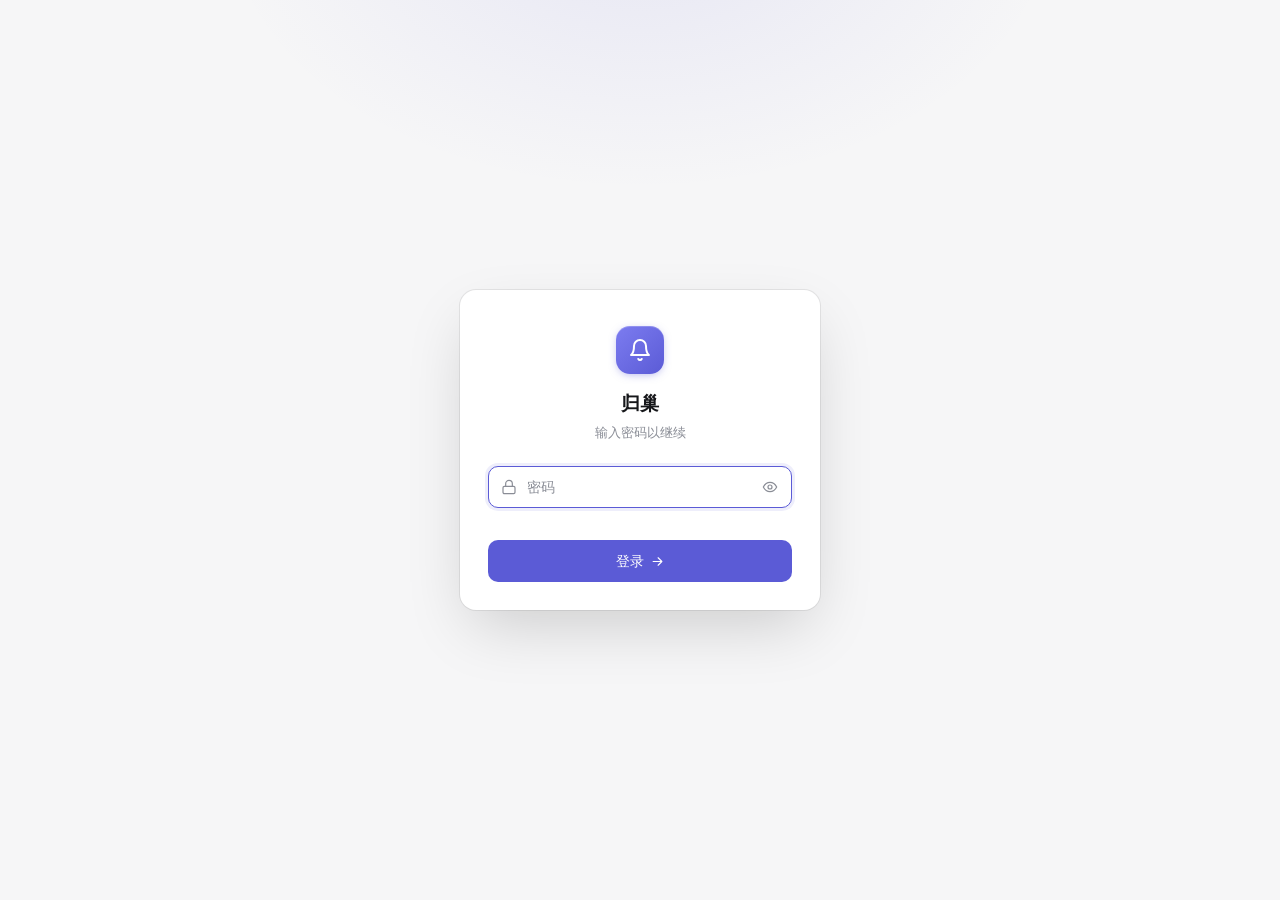
<file: static/login.html>
<!DOCTYPE html>
<html lang="zh-CN">
<head>
<meta charset="utf-8">
<meta name="viewport" content="width=device-width,initial-scale=1,viewport-fit=cover">
<meta name="color-scheme" content="light dark">
<meta name="robots" content="noindex">
<title>登录 · 归巢</title>
<link rel="icon" href="icon.svg" type="image/svg+xml">
<link rel="manifest" href="manifest.webmanifest">
<link rel="stylesheet" href="app.css">
<script>
  const t = localStorage.getItem('nc.theme');
  if (t) document.documentElement.dataset.theme = t;
</script>
</head>
<body class="login-page">
<main class="login">
  <form class="login-card" id="form" autocomplete="on">
    <div class="logo lg">
      <svg viewBox="0 0 24 24"><path d="M6 8a6 6 0 0 1 12 0c0 7 3 9 3 9H3s3-2 3-9"/><path d="M10.3 21a1.94 1.94 0 0 0 3.4 0"/></svg>
    </div>
    <h1>归巢</h1>
    <p class="login-sub">输入密码以继续</p>

    <!-- 隐藏的用户名字段：让密码管理器能正确识别并保存这条凭据 -->
    <input type="text" name="username" value="homing" autocomplete="username" hidden>

    <label class="pw" id="pw">
      <svg viewBox="0 0 24 24"><rect x="3" y="11" width="18" height="11" rx="2"/><path d="M7 11V7a5 5 0 0 1 10 0v4"/></svg>
      <input id="password" name="password" type="password" placeholder="密码"
             autocomplete="current-password" autofocus required>
      <button type="button" class="eye" id="eye" title="显示密码" tabindex="-1">
        <svg viewBox="0 0 24 24"><path d="M2 12s3.5-7 10-7 10 7 10 7-3.5 7-10 7S2 12 2 12Z"/><circle cx="12" cy="12" r="3"/></svg>
      </button>
    </label>
    <p class="login-err" id="err" role="alert"></p>

    <button class="primary login-btn" id="submit">
      <span>登录</span>
      <svg viewBox="0 0 24 24"><path d="M5 12h14M13 6l6 6-6 6"/></svg>
    </button>
  </form>
</main>

<script>
const form = document.getElementById('form');
const pw = document.getElementById('password');
const err = document.getElementById('err');
const btn = document.getElementById('submit');

document.getElementById('eye').onclick = () => {
  pw.type = pw.type === 'password' ? 'text' : 'password';
  pw.focus();
};

form.onsubmit = async e => {
  e.preventDefault();
  btn.disabled = true;
  err.textContent = '';
  try {
    const r = await fetch('/api/login', {
      method: 'POST', headers: { 'Content-Type': 'application/json' },
      body: JSON.stringify({ password: pw.value }),
    });
    if (r.ok) {
      // 保留登录前想去的位置（例如从系统通知点进来的 #/m/123）
      location.replace('/' + (sessionStorage.getItem('nc.next') || ''));
      sessionStorage.removeItem('nc.next');
      return;
    }
    const d = await r.json().catch(() => ({}));
    err.textContent = d.error || `登录失败（${r.status}）`;
    document.getElementById('pw').classList.remove('shake');
    void pw.offsetWidth;
    document.getElementById('pw').classList.add('shake');
    pw.select();
  } catch {
    err.textContent = '网络错误，请重试';
  } finally {
    btn.disabled = false;
  }
};
</script>
</body>
</html>
</file>
<file: static/app.css>
/* ------------------------------------------------------------ tokens */
:root {
  --bg: #f6f6f7;
  --surface: #ffffff;
  --surface-2: #f2f2f4;
  --hover: rgba(15, 15, 20, .045);
  --active: rgba(15, 15, 20, .075);
  --border: rgba(15, 15, 20, .08);
  --border-strong: rgba(15, 15, 20, .14);
  --text: #16171a;
  --text-2: #4a4d55;
  --muted: #8a8d96;
  --accent: #5b5bd6;
  --accent-soft: rgba(91, 91, 214, .1);
  --accent-text: #4747c2;

  --error: #e5484d;
  --warning: #f5a524;
  --success: #30a46c;
  --info: #3e8bf5;

  --shadow-sm: 0 1px 2px rgba(0, 0, 0, .04);
  --shadow-lg: 0 24px 64px -12px rgba(0, 0, 0, .18), 0 0 0 1px var(--border);
  --radius: 10px;
  --sidebar: 248px;
  --listw: 420px;
  --ease: cubic-bezier(.2, .8, .2, 1);
  color-scheme: light;
}

:root[data-theme="dark"] {
  --bg: #0d0e10;
  --surface: #141518;
  --surface-2: #1b1c20;
  --hover: rgba(255, 255, 255, .04);
  --active: rgba(255, 255, 255, .07);
  --border: rgba(255, 255, 255, .07);
  --border-strong: rgba(255, 255, 255, .12);
  --text: #ededf0;
  --text-2: #b4b6be;
  --muted: #71747e;
  --accent: #7c7cf0;
  --accent-soft: rgba(124, 124, 240, .14);
  --accent-text: #a3a3ff;
  --shadow-lg: 0 24px 64px -12px rgba(0, 0, 0, .6), 0 0 0 1px var(--border);
  color-scheme: dark;
}

@media (prefers-color-scheme: dark) {
  :root:not([data-theme="light"]) {
    --bg: #0d0e10;
    --surface: #141518;
    --surface-2: #1b1c20;
    --hover: rgba(255, 255, 255, .04);
    --active: rgba(255, 255, 255, .07);
    --border: rgba(255, 255, 255, .07);
    --border-strong: rgba(255, 255, 255, .12);
    --text: #ededf0;
    --text-2: #b4b6be;
    --muted: #71747e;
    --accent: #7c7cf0;
    --accent-soft: rgba(124, 124, 240, .14);
    --accent-text: #a3a3ff;
    --shadow-lg: 0 24px 64px -12px rgba(0, 0, 0, .6), 0 0 0 1px var(--border);
    color-scheme: dark;
  }
}

/* ------------------------------------------------------------ base */
* { box-sizing: border-box; margin: 0; padding: 0; }
html, body { height: 100%; }
body {
  font: 14px/1.5 -apple-system, BlinkMacSystemFont, "SF Pro Text", "Inter", "PingFang SC",
        "Hiragino Sans GB", "Microsoft YaHei", sans-serif;
  background: var(--bg);
  color: var(--text);
  -webkit-font-smoothing: antialiased;
  overflow: hidden;
}
button, input, select { font: inherit; color: inherit; }
button { cursor: pointer; background: none; border: 0; }
a { color: inherit; text-decoration: none; }
svg { width: 16px; height: 16px; fill: none; stroke: currentColor; stroke-width: 1.8;
      stroke-linecap: round; stroke-linejoin: round; flex-shrink: 0; }
kbd {
  font: 500 11px/1 ui-monospace, "SF Mono", Menlo, monospace;
  padding: 3px 5px; border-radius: 4px; color: var(--muted);
  background: var(--surface-2); border: 1px solid var(--border);
}
::selection { background: var(--accent-soft); }
::-webkit-scrollbar { width: 10px; height: 10px; }
::-webkit-scrollbar-thumb { background: var(--border-strong); border-radius: 10px;
  border: 3px solid transparent; background-clip: content-box; }
::-webkit-scrollbar-track { background: transparent; }

.icon-btn {
  width: 30px; height: 30px; display: grid; place-items: center;
  border-radius: 7px; color: var(--muted); transition: background .15s, color .15s;
}
.icon-btn:hover { background: var(--hover); color: var(--text); }
.icon-btn.on { color: var(--accent); }

.ghost {
  display: inline-flex; align-items: center; gap: 7px;
  height: 30px; padding: 0 11px; border-radius: 7px; color: var(--text-2);
  border: 1px solid var(--border); background: var(--surface);
  transition: background .15s, border-color .15s;
  font-size: 13px;
}
.ghost:hover { background: var(--hover); border-color: var(--border-strong); color: var(--text); }
.ghost.sm { height: 26px; padding: 0 9px; font-size: 12px; }
.primary {
  height: 34px; padding: 0 16px; border-radius: 8px; font-weight: 500;
  background: var(--accent); color: #fff; transition: filter .15s;
}
.primary:hover { filter: brightness(1.08); }

/* ------------------------------------------------------------ layout */
.app {
  display: grid;
  grid-template-columns: var(--sidebar) var(--listw) 1fr;
  height: 100vh; height: 100dvh;
}

/* ------------------------------------------------------------ sidebar */
.sidebar {
  display: flex; flex-direction: column; min-height: 0;
  background: var(--bg); border-right: 1px solid var(--border);
  padding: 14px 10px 10px;
}
.brand { display: flex; align-items: center; gap: 10px; padding: 2px 8px 16px; }
.logo {
  width: 28px; height: 28px; border-radius: 8px; display: grid; place-items: center;
  background: linear-gradient(135deg, #7c7cf0, #5b5bd6); color: #fff;
  box-shadow: 0 2px 8px -2px rgba(91, 91, 214, .5), inset 0 1px 0 rgba(255,255,255,.2);
}
.logo svg { width: 15px; height: 15px; stroke-width: 2.2; }
.brand-name { font-weight: 600; font-size: 15px; letter-spacing: -.01em; }
.live {
  width: 7px; height: 7px; border-radius: 50%; background: var(--muted); margin-left: auto;
  transition: background .3s;
}
.live.on { background: var(--success); box-shadow: 0 0 0 3px color-mix(in srgb, var(--success) 20%, transparent); }
.live.off { background: var(--error); }

.nav { display: flex; flex-direction: column; gap: 1px; padding-bottom: 12px;
       border-bottom: 1px solid var(--border); margin-bottom: 8px; }
.nav-item, .ch {
  display: flex; align-items: center; gap: 10px; height: 32px; padding: 0 8px;
  border-radius: 7px; color: var(--text-2); cursor: pointer; user-select: none;
  transition: background .12s;
}
.nav-item:hover, .ch:hover { background: var(--hover); }
.nav-item.on, .ch.on { background: var(--active); color: var(--text); }
.nav-item svg { color: var(--muted); }
.nav-item.on svg { color: var(--accent); }
.nav-item span, .ch .ch-name { flex: 1; min-width: 0; overflow: hidden; text-overflow: ellipsis; white-space: nowrap; }
.nav-item em, .ch em {
  font-style: normal; font-size: 12px; color: var(--muted); font-variant-numeric: tabular-nums;
}
.nav-item em.hot, .ch em.hot {
  color: #fff; background: var(--accent); border-radius: 9px; padding: 0 6px;
  min-width: 18px; height: 18px; line-height: 18px; text-align: center; font-weight: 600; font-size: 11px;
}

.channels { flex: 1; overflow-y: auto; margin: 0 -4px; padding: 0 4px; }
.group-label {
  font-size: 11px; font-weight: 600; color: var(--muted); letter-spacing: .04em;
  padding: 12px 8px 6px; text-transform: uppercase;
}
.side-empty { color: var(--muted); font-size: 12.5px; padding: 8px; line-height: 1.6; }
.side-empty a { color: var(--accent-text); cursor: pointer; }

.avatar {
  width: 20px; height: 20px; border-radius: 6px; display: grid; place-items: center;
  font-size: 10.5px; font-weight: 700; color: #fff; flex-shrink: 0;
  box-shadow: inset 0 0 0 1px rgba(255,255,255,.12);
}
.avatar.av-lg { width: 36px; height: 36px; border-radius: 10px; font-size: 15px; }
.avatar.av-md { width: 32px; height: 32px; border-radius: 9px; font-size: 13px; }

.side-foot { display: flex; align-items: center; gap: 4px; padding-top: 10px;
             border-top: 1px solid var(--border); margin-top: 8px; }
.side-foot .ghost { margin-right: auto; }
.i-moon { display: none; }
:root[data-theme="dark"] .i-sun { display: none; }
:root[data-theme="dark"] .i-moon { display: block; }

/* ------------------------------------------------------------ list pane */
.list-pane {
  display: flex; flex-direction: column; min-width: 0; min-height: 0;
  background: var(--surface); border-right: 1px solid var(--border);
}
.toolbar { display: flex; align-items: center; gap: 4px; padding: 14px 14px 4px 18px; }
.view-title { display: flex; align-items: baseline; gap: 8px; min-width: 0; }
.view-title h2 { font-size: 17px; font-weight: 600; letter-spacing: -.015em;
                 white-space: nowrap; overflow: hidden; text-overflow: ellipsis; }
.view-title span { font-size: 12.5px; color: var(--muted); white-space: nowrap; }
.spacer { flex: 1; }

.filters { padding: 10px 14px 10px 18px; display: flex; flex-direction: column; gap: 10px;
           border-bottom: 1px solid var(--border); }
.search {
  display: flex; align-items: center; gap: 8px; height: 34px; padding: 0 10px;
  background: var(--surface-2); border-radius: 8px; border: 1px solid transparent;
  transition: border-color .15s, background .15s; color: var(--muted);
}
.search:focus-within { border-color: var(--accent); background: var(--surface); }
.search input { flex: 1; border: 0; outline: 0; background: none; color: var(--text); min-width: 0; }
.search input::placeholder { color: var(--muted); }
.search:focus-within kbd { display: none; }

.seg { display: flex; gap: 4px; overflow-x: auto; scrollbar-width: none; }
.seg::-webkit-scrollbar { display: none; }
.seg button {
  display: inline-flex; align-items: center; gap: 6px; white-space: nowrap;
  height: 26px; padding: 0 10px; border-radius: 13px; font-size: 12.5px; color: var(--text-2);
  border: 1px solid var(--border); transition: all .15s;
}
.seg button:hover { border-color: var(--border-strong); color: var(--text); }
.seg button.on { background: var(--text); color: var(--surface); border-color: var(--text); }
/* 级别颜色由数据决定，通过 --c 传入 */
.lv { width: 7px; height: 7px; border-radius: 50%; display: inline-block; flex-shrink: 0; background: var(--c, var(--muted)); }
.level-bar { display: flex; align-items: center; gap: 6px; }
.level-bar .seg { flex: 1; min-width: 0; position: relative;
  /* 右侧渐隐，提示还能横向滚动 */
  mask-image: linear-gradient(90deg, #000 calc(100% - 24px), transparent); }
/* 末尾留白要用占位元素：flex 滚动容器的 padding-right 不计入可滚动宽度 */
.level-bar .seg::after { content: ""; flex: 0 0 24px; }
.seg-edit {
  flex-shrink: 0; width: 26px; height: 26px; display: grid; place-items: center; border-radius: 13px;
  color: var(--muted); border: 1px dashed var(--border-strong); transition: all .15s;
}
.seg-edit:hover { color: var(--accent); border-color: var(--accent); border-style: solid; }
.seg-edit svg { width: 13px; height: 13px; }

.list { flex: 1; overflow-y: auto; overscroll-behavior-y: contain; padding: 4px 8px 24px; }
.day {
  position: sticky; top: 0; z-index: 1; font-size: 11.5px; font-weight: 600; color: var(--muted);
  padding: 12px 10px 6px; margin: 0 -8px; padding-left: 18px; background: var(--surface);
}
.item {
  position: relative; display: flex; gap: 11px; padding: 11px 10px 11px 12px;
  border-radius: 9px; cursor: pointer; transition: background .12s;
}
.item + .item { margin-top: 1px; }
@media (hover: hover) { .item:hover { background: var(--hover); } }   /* 手机上触摸会让 hover 粘住 */
.item.on { background: var(--accent-soft); }
.item.new { animation: slide-in .45s var(--ease); }
@keyframes slide-in {
  from { opacity: 0; transform: translateY(-6px); background: var(--accent-soft); }
}
.item .dot {
  position: absolute; left: 3px; top: 50%; width: 5px; height: 5px; margin-top: -2.5px;
  border-radius: 50%; background: var(--accent); opacity: 0; transition: opacity .2s;
}
.item.unread .dot { opacity: 1; }
.item-av { position: relative; display: flex; height: 32px; flex-shrink: 0; }
.item-av .lv {
  position: absolute; right: -2px; bottom: -2px; width: 10px; height: 10px;
  border: 2px solid var(--surface);
}
.item.on .item-av .lv { border-color: color-mix(in srgb, var(--accent) 10%, var(--surface)); }
.item-main { flex: 1; min-width: 0; }
.item-top { display: flex; align-items: center; gap: 6px; font-size: 12px; color: var(--muted); }
.item-top .from { font-weight: 500; color: var(--text-2); white-space: nowrap; overflow: hidden; text-overflow: ellipsis; }
.item-top time { margin-left: auto; white-space: nowrap; font-variant-numeric: tabular-nums; }
.item-top .star { color: var(--warning); display: none; }
.item-top .star svg { width: 12px; height: 12px; fill: currentColor; }
.item.starred .star { display: inline-flex; }
.item-title {
  font-size: 13.5px; color: var(--text-2); margin-top: 2px;
  overflow: hidden; text-overflow: ellipsis; white-space: nowrap;
}
.item.unread .item-title { color: var(--text); font-weight: 600; }
.item-body {
  font-size: 12.5px; color: var(--muted); margin-top: 1px; line-height: 1.5;
  display: -webkit-box; -webkit-line-clamp: 2; -webkit-box-orient: vertical; overflow: hidden;
  word-break: break-word;
}
.list-empty {
  display: flex; flex-direction: column; align-items: center; justify-content: center;
  gap: 10px; color: var(--muted); padding: 80px 20px; text-align: center; font-size: 13px;
}
.list-empty svg { width: 28px; height: 28px; stroke-width: 1.4; opacity: .6; }
.more { text-align: center; color: var(--muted); font-size: 12px; padding: 14px; }

/* skeleton */
.sk { height: 62px; border-radius: 9px; margin: 6px 2px;
      background: linear-gradient(90deg, var(--surface-2) 25%, var(--hover) 50%, var(--surface-2) 75%);
      background-size: 200% 100%; animation: sk 1.2s infinite; }
@keyframes sk { to { background-position: -200% 0; } }

/* ------------------------------------------------------------ detail */
.detail-pane { min-width: 0; min-height: 0; overflow-y: auto; background: var(--surface); }
.detail-empty {
  height: 100%; display: flex; flex-direction: column; align-items: center; justify-content: center;
  gap: 14px; color: var(--muted); font-size: 13px;
}
.empty-art {
  width: 56px; height: 56px; border-radius: 16px; display: grid; place-items: center;
  background: var(--surface-2); border: 1px solid var(--border);
}
.empty-art svg { width: 24px; height: 24px; stroke-width: 1.5; }
.keys { display: flex; gap: 14px; flex-wrap: wrap; justify-content: center; font-size: 12px; margin-top: 6px; }
.keys span { display: inline-flex; align-items: center; gap: 4px; }

.detail { max-width: 760px; margin: 0 auto; padding: 22px 32px 60px; animation: fade .25s var(--ease); }
@keyframes fade { from { opacity: 0; transform: translateY(4px); } }
.d-bar { display: flex; align-items: center; gap: 2px; margin: 0 -8px 18px; }
.d-bar .spacer { flex: 1; }
.d-bar .icon-btn.starred { color: var(--warning); }
.d-bar .icon-btn.starred svg { fill: currentColor; }
.d-bar .back { display: none; }
.d-head { display: flex; align-items: center; gap: 12px; margin-bottom: 18px; }
.d-from { font-weight: 600; font-size: 14px; }
.d-meta { font-size: 12.5px; color: var(--muted); display: flex; gap: 6px; align-items: center; flex-wrap: wrap; }
.d-meta .sep { opacity: .5; }
.d-title { font-size: 21px; line-height: 1.35; font-weight: 650; letter-spacing: -.02em; margin-bottom: 12px; word-break: break-word; }
.badges { display: flex; gap: 6px; flex-wrap: wrap; margin-bottom: 20px; }
.badge {
  display: inline-flex; align-items: center; gap: 6px; height: 22px; padding: 0 8px;
  border-radius: 6px; font-size: 12px; background: var(--surface-2); color: var(--text-2);
  border: 1px solid var(--border);
}
/* 与正文色混合：浅色主题下压暗、深色主题下提亮，任意颜色都保证可读 */
.badge.level {
  position: relative; cursor: pointer; color: color-mix(in srgb, var(--c) 72%, var(--text));
  background: color-mix(in srgb, var(--c) 10%, transparent);
  border-color: color-mix(in srgb, var(--c) 24%, transparent);
}
.badge.level:hover { border-color: color-mix(in srgb, var(--c) 50%, transparent); }
.badge.level .chev { width: 11px; height: 11px; opacity: .7; }
.badge.level select { position: absolute; inset: 0; opacity: 0; cursor: pointer; font-size: 14px; }

.md { font-size: 14.5px; line-height: 1.75; color: var(--text); word-break: break-word; }
.md > * + * { margin-top: .75em; }
.md h1, .md h2, .md h3, .md h4 { font-size: 1.05em; font-weight: 650; margin-top: 1.2em; }
.md h1 { font-size: 1.2em; }
.md a { color: var(--accent-text); text-decoration: underline; text-decoration-color: color-mix(in srgb, var(--accent) 35%, transparent); text-underline-offset: 3px; }
.md a:hover { text-decoration-color: currentColor; }
.md code { font: .88em/1.5 ui-monospace, "SF Mono", Menlo, monospace; padding: .15em .4em; border-radius: 5px; background: var(--surface-2); border: 1px solid var(--border); }
.md pre { background: var(--surface-2); border: 1px solid var(--border); border-radius: 9px; padding: 12px 14px; overflow-x: auto; }
.md pre code { padding: 0; border: 0; background: none; font-size: 12.5px; }
.md ul, .md ol { padding-left: 1.4em; }
.md li + li { margin-top: .2em; }
.md blockquote { border-left: 3px solid var(--border-strong); padding-left: 12px; color: var(--text-2); }
.md hr { border: 0; border-top: 1px solid var(--border); }

.d-link {
  display: flex; align-items: center; gap: 10px; margin-top: 24px; padding: 12px 14px;
  border: 1px solid var(--border); border-radius: var(--radius); transition: border-color .15s, background .15s;
}
.d-link:hover { border-color: var(--accent); background: var(--accent-soft); }
.d-link .u { flex: 1; min-width: 0; font-size: 13px; color: var(--text-2); overflow: hidden; text-overflow: ellipsis; white-space: nowrap; }
.d-link svg { color: var(--muted); }

.raw { margin-top: 28px; border-top: 1px solid var(--border); padding-top: 14px; }
.raw summary { cursor: pointer; font-size: 12.5px; color: var(--muted); list-style: none; display: flex; align-items: center; gap: 6px; user-select: none; }
.raw summary::-webkit-details-marker { display: none; }
.raw summary svg { width: 12px; height: 12px; transition: transform .2s; }
.raw[open] summary svg { transform: rotate(90deg); }
.raw pre {
  margin-top: 10px; font: 12px/1.6 ui-monospace, "SF Mono", Menlo, monospace; color: var(--text-2);
  background: var(--surface-2); border: 1px solid var(--border); border-radius: 9px;
  padding: 12px 14px; overflow: auto; max-height: 420px; white-space: pre-wrap; word-break: break-all;
}

/* ------------------------------------------------------------ modal */
.modal {
  margin: auto; border: 0; padding: 0; width: min(640px, calc(100vw - 32px));
  max-height: calc(100vh - 64px); border-radius: 14px; background: var(--surface); color: var(--text);
  box-shadow: var(--shadow-lg);
}
.modal[open] { display: flex; flex-direction: column; animation: pop .22s var(--ease); }
@keyframes pop { from { opacity: 0; transform: scale(.97) translateY(6px); } }
.modal::backdrop { background: rgba(10, 10, 14, .35); backdrop-filter: blur(3px); }
.modal-head { display: flex; align-items: flex-start; gap: 12px; padding: 20px 20px 4px 24px; }
.modal-head div { flex: 1; }
.modal-head h3 { font-size: 16px; font-weight: 600; }
.modal-head p { font-size: 13px; color: var(--muted); margin-top: 2px; }
.modal-body { padding: 16px 24px; overflow-y: auto; }
.modal-foot { padding: 14px 24px 20px; display: flex; justify-content: flex-end; border-top: 1px solid var(--border); }
.field-row { display: grid; grid-template-columns: 1fr 1fr; gap: 12px; }
.field-row label { display: flex; flex-direction: column; gap: 6px; font-size: 12px; color: var(--muted); }
.field-row input, .field-row select {
  height: 34px; padding: 0 10px; border-radius: 8px; border: 1px solid var(--border-strong);
  background: var(--surface); outline: 0; font-size: 13px; color: var(--text);
}
.field-row input:focus, .field-row select:focus { border-color: var(--accent); }
.url-box, .snippet {
  position: relative; margin-top: 14px; background: var(--surface-2);
  border: 1px solid var(--border); border-radius: 9px;
}
.url-box { display: flex; align-items: center; gap: 8px; padding: 8px 8px 8px 12px; }
.url-box code { flex: 1; min-width: 0; font: 12.5px/1.5 ui-monospace, "SF Mono", Menlo, monospace; word-break: break-all; }
.snippet pre { font: 12px/1.65 ui-monospace, "SF Mono", Menlo, monospace; padding: 14px; overflow-x: auto; color: var(--text-2); white-space: pre; min-height: 60px; }
.snippet button { position: absolute; top: 8px; right: 8px; }
.hint { font-size: 12px; color: var(--muted); margin-top: 8px; line-height: 1.6; }
.hint code { font: 11.5px ui-monospace, Menlo, monospace; background: var(--surface-2); padding: 1px 5px; border-radius: 4px; }
.tabs { display: flex; gap: 2px; margin-top: 20px; border-bottom: 1px solid var(--border); overflow-x: auto; scrollbar-width: none; }
.tabs button {
  height: 34px; padding: 0 12px; font-size: 13px; color: var(--muted); white-space: nowrap;
  border-bottom: 2px solid transparent; margin-bottom: -1px; transition: color .15s;
}
.tabs button:hover { color: var(--text); }
.tabs button.on { color: var(--text); border-color: var(--accent); font-weight: 500; }

/* ------------------------------------------------------------ toast */
.toast {
  position: fixed; left: 50%; bottom: 28px; transform: translate(-50%, 20px);
  padding: 9px 16px; border-radius: 9px; background: var(--text); color: var(--surface);
  font-size: 13px; opacity: 0; pointer-events: none; transition: all .25s var(--ease);
  box-shadow: 0 8px 24px rgba(0,0,0,.18); z-index: 100;
}
.toast.on { opacity: 1; transform: translate(-50%, 0); }

/* ------------------------------------------------------------ responsive */
.only-mobile { display: none; }
.scrim { display: none; }

@media (max-width: 1180px) {
  :root { --listw: 360px; }
}
@media (max-width: 980px) {
  .app { grid-template-columns: var(--sidebar) 1fr; }
  .detail-pane {
    position: fixed; inset: 0 0 0 auto; width: min(640px, 100vw); z-index: 20;
    box-shadow: var(--shadow-lg); transform: translateX(100%); transition: transform .3s var(--ease);
  }
  .app.has-detail .detail-pane { transform: none; }
  .app.has-detail ~ .scrim { display: block; }
  .d-bar .back { display: grid; }
  .detail { padding: 16px 22px 60px; }
  .scrim { position: fixed; inset: 0; background: rgba(0,0,0,.25); z-index: 15; }
}
@media (max-width: 700px) {
  .app { grid-template-columns: 1fr; }
  .only-mobile { display: grid; }
  .sidebar {
    position: fixed; inset: 0 auto 0 0; width: 280px; z-index: 30; background: var(--surface);
    transform: translateX(-100%); transition: transform .3s var(--ease); box-shadow: var(--shadow-lg);
  }
  .app.menu .sidebar { transform: none; }
  .app.menu ~ .scrim { display: block; z-index: 25; }
  .toolbar { padding-left: 10px; }
  .filters { padding-left: 14px; }
}

:focus-visible { outline: 2px solid var(--accent); outline-offset: 1px; }
input:focus-visible, select:focus-visible { outline: 0; }

/* ------------------------------------------------------------ login */
.login-page { overflow: auto; }
.login {
  min-height: 100vh; min-height: 100dvh; display: grid; place-items: center; padding: 24px;
  background:
    radial-gradient(600px 400px at 50% -10%, var(--accent-soft), transparent 70%),
    var(--bg);
}
.login-card {
  width: min(360px, 100%); display: flex; flex-direction: column; align-items: center;
  padding: 36px 28px 28px; border-radius: 16px; background: var(--surface);
  box-shadow: var(--shadow-lg); animation: pop .3s var(--ease);
}
.logo.lg { width: 48px; height: 48px; border-radius: 14px; margin-bottom: 16px; }
.logo.lg svg { width: 24px; height: 24px; stroke: #fff; stroke-width: 2; }
.login-card h1 { font-size: 19px; font-weight: 650; letter-spacing: -.02em; }
.login-sub { font-size: 13px; color: var(--muted); margin: 4px 0 24px; }
.pw {
  width: 100%; display: flex; align-items: center; gap: 10px; height: 42px; padding: 0 6px 0 12px;
  border-radius: 10px; border: 1px solid var(--border-strong); background: var(--surface);
  color: var(--muted); transition: border-color .15s, box-shadow .15s;
}
.pw:focus-within { border-color: var(--accent); box-shadow: 0 0 0 3px var(--accent-soft); }
.pw input { flex: 1; min-width: 0; border: 0; outline: 0; background: none; color: var(--text); font-size: 14px; }
.pw input::placeholder { color: var(--muted); }
.eye { width: 30px; height: 30px; display: grid; place-items: center; border-radius: 7px; color: var(--muted); }
.eye:hover { background: var(--hover); color: var(--text); }
.shake { animation: shake .4s; border-color: var(--error) !important; }
@keyframes shake { 20%, 60% { transform: translateX(-6px); } 40%, 80% { transform: translateX(6px); } }
.login-err { min-height: 20px; font-size: 12.5px; color: var(--error); margin: 8px 0 4px; align-self: flex-start; }
.login-btn { width: 100%; height: 42px; display: flex; align-items: center; justify-content: center; gap: 6px; border-radius: 10px; }
.login-btn svg { width: 15px; height: 15px; transition: transform .2s; }
.login-btn:hover svg { transform: translateX(2px); }
.login-btn:disabled { opacity: .6; cursor: default; }

/* ------------------------------------------------------------ level editor */
.lv-rows { display: flex; flex-direction: column; gap: 6px; }
.lv-row {
  display: grid; grid-template-columns: 18px 30px minmax(0, 1fr) minmax(0, 1.6fr) 30px;
  gap: 8px; align-items: center; padding: 6px; border-radius: 9px;
  border: 1px solid transparent; background: var(--surface);
}
.lv-row.drag { opacity: .4; }
.lv-row.over { border-color: var(--accent); }
.lv-row .grip { color: var(--muted); cursor: grab; display: grid; place-items: center; }
.lv-row .grip svg { width: 14px; height: 14px; }
.lv-row input[type=text] {
  height: 32px; padding: 0 10px; border-radius: 7px; border: 1px solid var(--border-strong);
  background: var(--surface); color: var(--text); outline: 0; font-size: 13px; min-width: 0;
}
.lv-row input[type=text]:focus { border-color: var(--accent); }
.lv-row input[type=text]::placeholder { color: var(--muted); }
.swatch { position: relative; width: 30px; height: 30px; border-radius: 8px; background: var(--c);
          box-shadow: inset 0 0 0 1px rgba(0,0,0,.1); cursor: pointer; }
.swatch input { position: absolute; inset: 0; opacity: 0; cursor: pointer; width: 100%; height: 100%; }
.lv-row .icon-btn:disabled { opacity: .35; cursor: default; }
.lv-row .icon-btn:disabled:hover { background: none; color: var(--muted); }
.add-lv { margin-top: 10px; }
.modal-foot { gap: 8px; }
@media (max-width: 560px) {
  .lv-row { grid-template-columns: 18px 30px 1fr 30px; }
  .lv-row .alias { grid-column: 3 / 4; }
  .lv-row .del { grid-row: 1; grid-column: 4; }
}

#btn-refresh.spin svg { animation: spin .7s linear infinite; }

/* 下拉刷新：高度为 0 的占位，圆钮浮在列表顶部，随下拉距离（--pull）下移 */
.ptr {
  position: relative; height: 0; z-index: 2; pointer-events: none;
  clip-path: inset(0 -50vw -200px);   /* 只在列表区域里露出来，像从工具栏底下钻出来 */
}
.ptr i {
  position: absolute; left: 50%; top: -40px; width: 36px; height: 36px; margin-left: -18px;
  display: grid; place-items: center; border-radius: 50%;
  background: var(--surface); color: var(--muted);
  box-shadow: 0 2px 8px rgba(0, 0, 0, .14), 0 0 0 1px var(--border);
  transform: translateY(var(--pull, 0px)); opacity: var(--op, 0);
  transition: transform .2s ease, opacity .2s ease, color .15s;
}
.ptr i svg { width: 18px; height: 18px; stroke-width: 2.2; transform: rotate(var(--turn, 0deg)); }
.ptr.pulling i { transition: color .15s; }          /* 跟手，不要过渡 */
.ptr.ready i, .ptr.busy i { color: var(--accent); }
.ptr.busy i svg { animation: spin .7s linear infinite; }
@keyframes spin { to { transform: rotate(360deg); } }

/* ------------------------------------------------------------ AI */
.ai-pending { display: inline-flex; color: var(--accent); animation: pulse 1.2s ease-in-out infinite; }
.ai-pending svg { width: 12px; height: 12px; }
@keyframes pulse { 50% { opacity: .35; } }
.item-tags { display: flex; gap: 4px; margin-top: 5px; flex-wrap: wrap; }
.item-tags span {
  font-size: 11px; line-height: 18px; padding: 0 6px; border-radius: 5px;
  color: var(--text-2); background: var(--surface-2); border: 1px solid var(--border);
}
.item.on .item-tags span { background: var(--surface); }

.tag-cloud { display: flex; flex-wrap: wrap; gap: 4px; padding: 0 6px 8px; }
.tag {
  display: inline-flex; align-items: center; gap: 4px; height: 24px; padding: 0 8px;
  border-radius: 6px; font-size: 12px; color: var(--text-2); cursor: pointer;
  background: var(--hover); transition: background .12s;
}
.tag:hover { background: var(--active); color: var(--text); }
.tag.on { background: var(--accent); color: #fff; }
.tag em { font-style: normal; font-size: 11px; opacity: .6; }

.tag-link { cursor: pointer; }
.tag-link:hover { border-color: var(--accent); color: var(--accent-text); }
.d-orig { font-size: 12.5px; color: var(--muted); margin: -6px 0 12px; }
.d-summary {
  display: flex; gap: 10px; align-items: flex-start; margin: -4px 0 20px; padding: 11px 14px;
  border-radius: 10px; background: var(--accent-soft); color: var(--text);
  border: 1px solid color-mix(in srgb, var(--accent) 18%, transparent);
}
.d-summary svg { color: var(--accent); margin-top: 3px; width: 15px; height: 15px; }
.d-summary p { font-size: 14px; line-height: 1.65; }
.d-summary.pending { color: var(--muted); }
.d-summary.pending svg { animation: pulse 1.2s ease-in-out infinite; }
.d-summary.failed { background: var(--surface-2); border-color: var(--border); color: var(--muted); }
.d-summary.failed svg { color: var(--muted); }
.d-banner {
  display: flex; align-items: center; gap: 10px; margin-bottom: 16px; padding: 9px 10px 9px 14px;
  border-radius: 10px; font-size: 13px; color: var(--text-2);
  background: var(--surface-2); border: 1px dashed var(--border-strong);
}
.d-banner span { flex: 1; }
.d-banner svg { color: var(--muted); }

.ai-status { font-size: 13px; color: var(--text-2); line-height: 1.8; margin-bottom: 14px; }
.ai-status .lv { margin-right: 6px; vertical-align: 1px; }
.ai-status code, .hint code { font: 11.5px ui-monospace, Menlo, monospace; background: var(--surface-2); padding: 1px 5px; border-radius: 4px; }
.switch-row {
  display: flex; align-items: center; gap: 12px; padding: 12px 14px; border-radius: 10px;
  border: 1px solid var(--border); margin-bottom: 14px; cursor: pointer;
}
.switch-row span { flex: 1; display: flex; flex-direction: column; gap: 2px; }
.switch-row b { font-weight: 500; font-size: 13.5px; }
.switch-row small { font-size: 12px; color: var(--muted); }
.switch {
  appearance: none; width: 36px; height: 20px; border-radius: 10px; background: var(--border-strong);
  position: relative; cursor: pointer; transition: background .2s; flex-shrink: 0;
}
.switch::after {
  content: ""; position: absolute; top: 2px; left: 2px; width: 16px; height: 16px; border-radius: 50%;
  background: #fff; box-shadow: 0 1px 3px rgba(0,0,0,.25); transition: transform .2s var(--ease);
}
.switch:checked { background: var(--accent); }
.switch:checked::after { transform: translateX(16px); }
.switch:disabled { opacity: .4; cursor: default; }
.field { display: flex; flex-direction: column; gap: 6px; font-size: 12px; color: var(--muted); }
.field textarea {
  font: 13px/1.6 inherit; font-family: inherit; color: var(--text); background: var(--surface);
  border: 1px solid var(--border-strong); border-radius: 8px; padding: 9px 11px; resize: vertical; outline: 0;
}
.field textarea:focus { border-color: var(--accent); }
.field textarea::placeholder { color: var(--muted); }

/* ------------------------------------------------------------ 会话 */
.conv-av { position: relative; display: inline-flex; }
.app-badge {
  position: absolute; right: -4px; bottom: -4px; width: 16px; height: 16px; border-radius: 5px;
  display: grid; place-items: center; font-size: 9px; font-weight: 700; color: #fff;
  border: 2px solid var(--surface); box-sizing: content-box;
}
.avatar.av-lg + .app-badge { width: 18px; height: 18px; font-size: 10px; }
.item.on .app-badge { border-color: color-mix(in srgb, var(--accent) 10%, var(--surface)); }
.conv-title { display: flex; align-items: center; gap: 8px; }
.conv-title span { flex: 1; min-width: 0; overflow: hidden; text-overflow: ellipsis; white-space: nowrap; }
.conv-n {
  flex-shrink: 0; font-style: normal; font-size: 11px; font-weight: 600; color: #fff; background: var(--accent);
  min-width: 18px; height: 18px; line-height: 18px; padding: 0 6px; border-radius: 9px; text-align: center;
}
.item.conv .item-body { -webkit-line-clamp: 1; }

.detail.chat { padding: 0 0 28px; max-width: none; display: flex; flex-direction: column; min-height: 100%; }
.chat-head {
  position: sticky; top: 0; z-index: 2; display: flex; align-items: center; gap: 12px;
  padding: 14px 20px; background: color-mix(in srgb, var(--surface) 88%, transparent);
  backdrop-filter: blur(12px); border-bottom: 1px solid var(--border);
}
.chat-head .back { display: none; margin-left: -8px; }
.chat-title { min-width: 0; }
.chat-title .d-from { white-space: nowrap; overflow: hidden; text-overflow: ellipsis; }
.chat-more { text-align: center; font-size: 12px; color: var(--muted); padding: 16px 0 4px; }
.chat-body { flex: 1; padding: 0 24px; max-width: 760px; width: 100%; margin: 0 auto; }
.chat-day { text-align: center; margin: 18px 0 8px; }
.chat-day span {
  font-size: 11.5px; color: var(--muted); background: var(--surface-2); padding: 3px 10px; border-radius: 10px;
}
.bubble-row { display: flex; flex-wrap: wrap; align-items: flex-end; gap: 4px 8px; margin-top: 3px; }
.bubble-row.gap { margin-top: 14px; }
.bubble-row time { font-size: 11px; color: var(--muted); font-variant-numeric: tabular-nums; opacity: 0; transition: opacity .15s; padding-bottom: 4px; }
.bubble-row.gap time, .bubble-row:hover time { opacity: 1; }
.bubble-sender { width: 100%; font-size: 12px; color: var(--muted); padding-left: 4px; }
.bubble {
  max-width: min(78%, 560px); padding: 8px 13px; border-radius: 16px 16px 16px 5px;
  background: var(--surface-2); border: 1px solid var(--border); color: var(--text);
  font-size: 14.5px; line-height: 1.55; word-break: break-word;
}
.bubble-row:not(.gap) .bubble { border-top-left-radius: 5px; }
.bubble a { color: var(--accent-text); text-decoration: underline; text-underline-offset: 2px; }
.bubble code { font: .88em ui-monospace, Menlo, monospace; background: var(--surface); padding: 0 4px; border-radius: 4px; }
.bubble .muted { color: var(--muted); }
@media (max-width: 980px) {
  .chat-head .back { display: grid; }
  .chat-body { padding: 0 14px; }
  .bubble { max-width: 86%; }
}

/* ------------------------------------------------------------ 频道静音 */
.ch.muted { opacity: .55; }
.ch.muted:hover, .ch.muted.on { opacity: 1; }
.quiet-toggle {
  display: flex; align-items: center; gap: 4px; width: 100%; text-align: left; cursor: pointer;
  font: inherit; font-size: 11px; font-weight: 600; letter-spacing: .04em; color: var(--muted);
}
.quiet-toggle:hover { color: var(--text-2); }
.quiet-toggle svg { width: 12px; height: 12px; transition: transform .15s; }
.quiet-toggle.open svg { transform: rotate(90deg); }
.quiet-toggle em { font-style: normal; font-weight: 500; margin-left: auto; padding-right: 8px; }
#btn-mute.on { color: var(--warning); }
.ctx-menu {
  position: fixed; z-index: 50; min-width: 180px; padding: 4px; border-radius: 10px;
  background: var(--surface); box-shadow: var(--shadow-lg); animation: pop .15s var(--ease);
}
.ctx-menu button {
  display: flex; align-items: center; gap: 9px; width: 100%; padding: 8px 10px; border-radius: 7px;
  font-size: 13px; color: var(--text); text-align: left;
}
.ctx-menu button:hover { background: var(--hover); }
.ctx-menu svg { color: var(--muted); }
</file>
